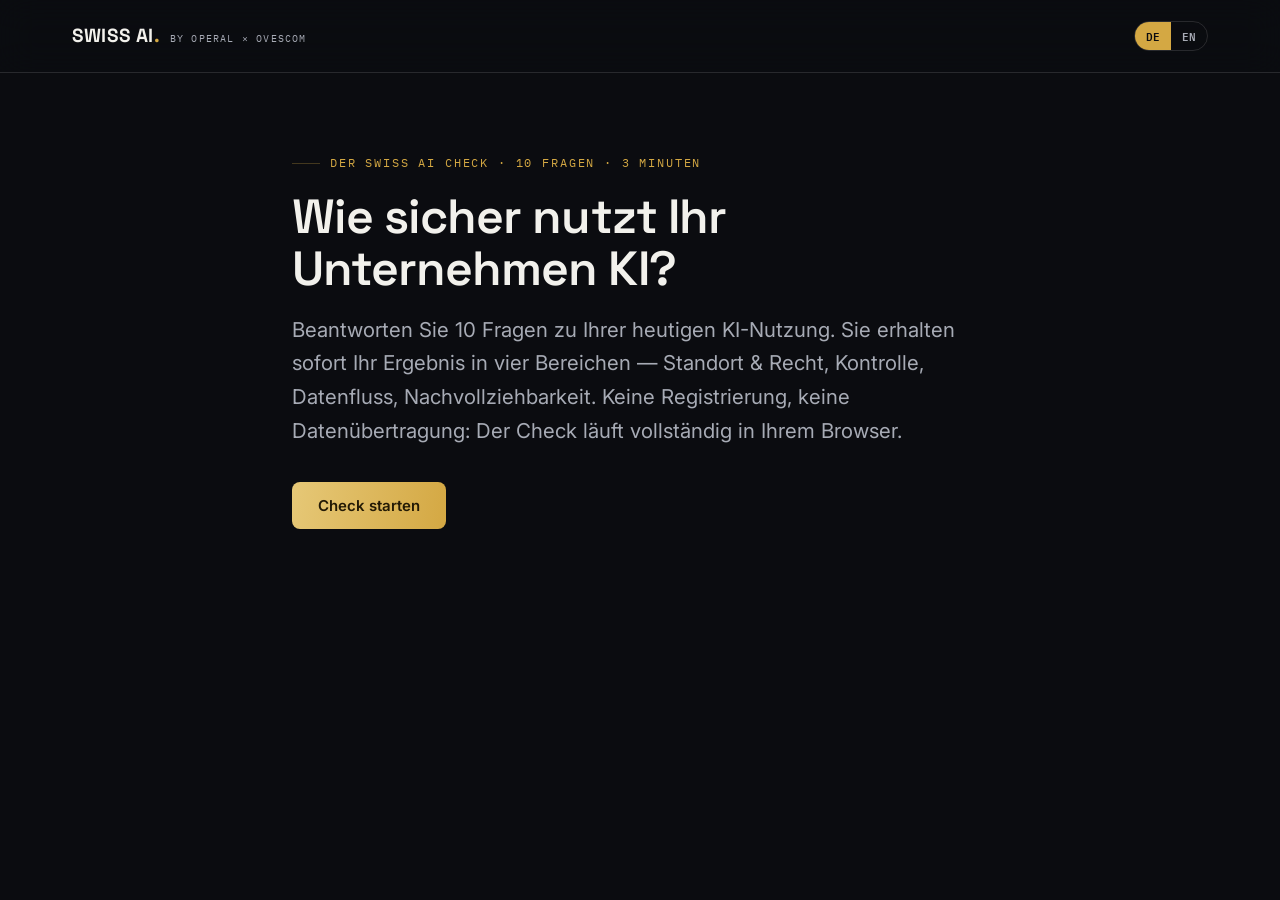
<file: check/index.html>
<!doctype html>
<html lang="de-CH">
<head>
<meta charset="utf-8">
<meta name="viewport" content="width=device-width, initial-scale=1">
<title>Wie sicher nutzt Ihr Unternehmen KI? — Der Swiss AI Check</title>
<meta name="description" content="Wie sicher nutzt Ihr Unternehmen KI? 10 Fragen, 3 Minuten, sofortiges Ergebnis: Ihr Score für Standort & Recht, Kontrolle, Datenfluss und Nachvollziehbarkeit.">
<link rel="canonical" href="https://swiss-ai.operal.tech/check/">
<link rel="alternate" hreflang="en" href="https://swiss-ai.operal.tech/en/check/">
<link rel="preconnect" href="https://fonts.googleapis.com">
<link rel="preconnect" href="https://fonts.gstatic.com" crossorigin>
<link href="https://fonts.googleapis.com/css2?family=Space+Grotesk:wght@500;600;700&family=Inter:wght@400;500;600&family=IBM+Plex+Mono:wght@400;500&display=swap" rel="stylesheet">
<link rel="stylesheet" href="/assets/style.css">
<link rel="icon" href="data:image/svg+xml,<svg xmlns='http://www.w3.org/2000/svg' viewBox='0 0 100 100'><rect width='100' height='100' rx='18' fill='%230b0c10'/><rect x='42' y='22' width='16' height='56' fill='%23d4a843'/><rect x='22' y='42' width='56' height='16' fill='%23d4a843'/></svg>">
</head>
<body>

<header class="hdr">
  <div class="wrap nav">
    <a class="brand" href="/">
      <span class="brand-mark">SWISS AI<span class="dot">.</span></span>
      <span class="brand-by">by Operal × Ovescom</span>
    </a>
    <div class="navmeta">
      <div class="lang" aria-label="Sprache">
        <a class="on" href="/check/" aria-current="true">DE</a>
        <a href="/en/check/">EN</a>
      </div>
    </div>
  </div>
</header>

<main class="check-shell">

  <!-- intro -->
  <div id="intro">
    <span class="coord">Der Swiss AI Check · 10 Fragen · 3 Minuten</span>
    <h1 class="h-section" style="margin:18px 0 18px;">Wie sicher nutzt Ihr Unternehmen KI?</h1>
    <p class="lede" style="margin-bottom:34px;">Beantworten Sie 10 Fragen zu Ihrer heutigen
    KI-Nutzung. Sie erhalten sofort Ihr Ergebnis in vier Bereichen —
    Standort &amp; Recht, Kontrolle, Datenfluss, Nachvollziehbarkeit. Keine Registrierung,
    keine Datenübertragung: Der Check läuft vollständig in Ihrem Browser.</p>
    <button class="btn btn-gold" id="start">Check starten</button>
  </div>

  <!-- quiz -->
  <div id="quiz" class="hidden">
    <div class="check-progress"><i id="bar"></i></div>
    <div class="q-card">
      <p class="q-dim" id="qdim"></p>
      <p class="q-title" id="qtitle"></p>
      <div class="q-opts" id="qopts"></div>
      <div class="q-nav">
        <button class="q-back" id="back">← Zurück</button>
        <span class="q-back" id="count" style="cursor:default;"></span>
      </div>
    </div>
  </div>

  <!-- result -->
  <div id="result" class="hidden">
    <div class="score-hero">
      <span class="coord" style="justify-content:center;">Ihr Ergebnis</span>
      <div class="score-num gold" id="score">–</div>
      <div class="score-label">von 100 Punkten</div>
      <p class="score-verdict" id="verdict"></p>
      <p class="score-sub" id="verdictSub"></p>
    </div>
    <div class="dims" id="dims"></div>
    <div class="band" style="text-align:center;">
      <span class="coord" style="justify-content:center;">Der nächste Schritt</span>
      <h2 class="h-card" style="font-size:1.4rem;margin:12px 0 10px;">Besprechen Sie Ihr Ergebnis mit unseren Architekten.</h2>
      <p style="color:var(--muted);font-size:14.5px;max-width:52ch;margin:0 auto 24px;">
      30 Minuten kostenlose Erstberatung — unverbindlich. Wir zeigen, wie Sie die Lücken
      schliessen: mit offenen Modellen auf Schweizer Infrastruktur.</p>
      <div class="result-ctas">
        <a class="btn btn-gold" id="ctaBriefing" href="#">Kostenlose Erstberatung buchen</a>
        <a class="btn btn-glass" id="ctaMail" href="#">Ergebnis als E-Mail an mich</a>
      </div>
    </div>
    <p style="text-align:center;margin-top:26px;"><a href="/" style="color:var(--muted);font-size:13.5px;">← Zurück zu Swiss AI</a></p>
  </div>

</main>

<script>
const DIMS = { J: "Standort & Recht", M: "Kontrolle", D: "Datenfluss", A: "Nachvollziehbarkeit" };

const QS = [
  { d:"J", t:"Wo werden die KI-Anfragen Ihrer Organisation heute verarbeitet?", o:[
    ["In der Schweiz, auf dedizierter Infrastruktur", 10],
    ["In der EU, beim Cloud-Anbieter", 5],
    ["In den USA oder unbekannt — «in der Cloud»", 0],
    ["Wir wissen es ehrlich gesagt nicht genau", 0]]},
  { d:"J", t:"Welchem Recht untersteht Ihr KI-Anbieter im Konfliktfall?", o:[
    ["Schweizer Recht, Schweizer Gerichtsstand", 10],
    ["EU-Recht", 5],
    ["US-Recht bzw. Recht eines Drittstaats", 0],
    ["Das haben wir nie geprüft", 0]]},
  { d:"J", t:"Könnte eine ausländische Behörde theoretisch Zugriff auf Ihre KI-Daten verlangen?", o:[
    ["Nein — Verarbeitung und Anbieter sind vollständig in der Schweiz", 10],
    ["Unklar — unser Anbieter hat eine US-Muttergesellschaft", 3],
    ["Ja, vermutlich", 0]]},
  { d:"M", t:"Wer entscheidet, wann Ihr KI-Modell abgeschaltet oder ersetzt wird?", o:[
    ["Wir — unsere Modellversion ist eingefroren und bleibt verfügbar", 10],
    ["Der Anbieter, aber mit Vorlaufzeit", 4],
    ["Der Anbieter, jederzeit und einseitig", 0]]},
  { d:"M", t:"Könnten Sie Ihr heutiges Modell durch ein anderes ersetzen, ohne Ihre Anwendungen umzubauen?", o:[
    ["Ja — unsere Architektur ist modell-agnostisch", 10],
    ["Teilweise, mit Aufwand", 5],
    ["Nein, wir sind auf einen Anbieter festgelegt", 0]]},
  { d:"M", t:"Nutzen Sie offene Modelle (Open Weights), die Sie selbst betreiben könnten?", o:[
    ["Ja, produktiv", 10],
    ["In Tests / Pilotprojekten", 6],
    ["Nein, nur proprietäre Cloud-Modelle", 0]]},
  { d:"D", t:"Was passiert mit den Prompts Ihrer Mitarbeitenden?", o:[
    ["Sie bleiben auf unserer Instanz — kein Logging durch Dritte", 10],
    ["Der Anbieter loggt, verspricht aber Vertraulichkeit", 4],
    ["Unklar — vermutlich werden sie gespeichert und ausgewertet", 0]]},
  { d:"D", t:"Wird auf Ihren Daten trainiert?", o:[
    ["Nein — technisch ausgeschlossen", 10],
    ["Laut Vertrag nicht (Opt-out)", 5],
    ["Wir wissen es nicht", 0]]},
  { d:"A", t:"Können Sie für jede KI-Antwort belegen, welches Modell in welcher Version sie erzeugt hat?", o:[
    ["Ja — lückenlos protokolliert, unter unserer Kontrolle", 10],
    ["Teilweise, über Anbieter-Dashboards", 4],
    ["Nein", 0]]},
  { d:"A", t:"Würde Ihre KI-Nutzung einer Prüfung durch Revision oder Aufsicht standhalten?", o:[
    ["Ja — Protokolle, Verträge und Datenflüsse sind revisionsfähig dokumentiert", 10],
    ["Wahrscheinlich, mit Nacharbeit", 5],
    ["Das möchten wir lieber nicht herausfinden", 0]]}
];

const VERDICTS = [
  [80, "Sicher aufgestellt. Sie gehören zur Spitze.", "Ihre KI-Nutzung ist weitgehend unter Ihrer Kontrolle. In der Erstberatung zeigen wir, wie Sie das Niveau halten — auch wenn Ihre Anwendungsfälle wachsen."],
  [60, "Solide — mit klaren Lücken.", "Das Fundament stimmt, aber an entscheidenden Stellen entscheidet noch ein fremder Anbieter. Die Lücken sind gezielt schliessbar."],
  [40, "Kritische Lücken.", "Verfügbarkeit, Vertraulichkeit oder Nachweisbarkeit hängen heute von Dritten ab. Spätestens wenn Kunden oder Prüfer fragen, wird das zum echten Risiko."],
  [0,  "Fremdbestimmt.", "Ihre KI läuft nach fremden Regeln, unter fremdem Recht, ohne Ihre Kontrolle. Die gute Nachricht: Der Weg zu sicherer KI-Nutzung ist kürzer, als Sie denken."]
];

let i = 0; const answers = [];
const $ = id => document.getElementById(id);

$("start").addEventListener("click", () => { $("intro").classList.add("hidden"); $("quiz").classList.remove("hidden"); render(); });
$("back").addEventListener("click", () => { if (i > 0) { i--; answers.pop(); render(); } });

function render() {
  const q = QS[i];
  $("qdim").textContent = "Dimension · " + DIMS[q.d];
  $("qtitle").textContent = q.t;
  $("count").textContent = (i + 1) + " / " + QS.length;
  $("bar").style.width = (i / QS.length * 100) + "%";
  $("back").style.visibility = i === 0 ? "hidden" : "visible";
  const box = $("qopts"); box.innerHTML = "";
  q.o.forEach(([label, pts]) => {
    const b = document.createElement("button");
    b.className = "q-opt"; b.type = "button"; b.textContent = label;
    b.addEventListener("click", () => { answers.push({ d: q.d, pts }); i++; i < QS.length ? render() : finish(); });
    box.appendChild(b);
  });
  window.scrollTo({ top: 0, behavior: "smooth" });
}

function finish() {
  $("quiz").classList.add("hidden"); $("result").classList.remove("hidden");
  const byDim = {};
  for (const k in DIMS) byDim[k] = { got: 0, max: 0 };
  answers.forEach(a => { byDim[a.d].got += a.pts; byDim[a.d].max += 10; });
  const total = Math.round(answers.reduce((s, a) => s + a.pts, 0) / (QS.length * 10) * 100);

  // count-up
  let cur = 0; const el = $("score");
  const tick = () => { cur = Math.min(total, cur + Math.max(1, Math.round(total / 40))); el.textContent = cur; if (cur < total) requestAnimationFrame(tick); };
  requestAnimationFrame(tick);

  const v = VERDICTS.find(v => total >= v[0]);
  $("verdict").textContent = v[1]; $("verdictSub").textContent = v[2];

  const dims = $("dims"); dims.innerHTML = "";
  for (const k in DIMS) {
    const pct = byDim[k].max ? Math.round(byDim[k].got / byDim[k].max * 100) : 0;
    const row = document.createElement("div"); row.className = "dim-row";
    row.innerHTML = '<div class="dim-head"><b>' + DIMS[k] + '</b><span>' + pct + '%</span></div><div class="dim-bar"><i></i></div>';
    dims.appendChild(row);
    requestAnimationFrame(() => requestAnimationFrame(() => { row.querySelector("i").style.width = pct + "%"; }));
  }

  const dimTxt = Object.keys(DIMS).map(k => DIMS[k] + " " + Math.round(byDim[k].got / byDim[k].max * 100) + "%").join(", ");
  const subj = encodeURIComponent("Kostenlose Erstberatung — Check-Ergebnis " + total + "/100");
  const body = encodeURIComponent("Guten Tag\n\nIch habe den Swiss AI Check gemacht.\nErgebnis: " + total + "/100 (" + dimTxt + ")\n\nIch möchte eine kostenlose 30-Minuten-Erstberatung buchen.\n\nFirma:\nName:\nTelefon (optional):");
  $("ctaBriefing").href = "mailto:office@operal.solutions?subject=" + subj + "&body=" + body;
  $("ctaMail").href = "mailto:?subject=" + encodeURIComponent("Mein Swiss AI Check-Ergebnis: " + total + "/100") +
    "&body=" + encodeURIComponent("Wie sicher nutzt Ihr Unternehmen KI? — Der Swiss AI Check (swiss-ai.operal.tech)\n\nErgebnis: " + total + "/100\n" + dimTxt + "\n\nCheck selbst machen: https://swiss-ai.operal.tech/check/");
  $("bar").style.width = "100%";
}
</script>
</body>
</html>
</file>
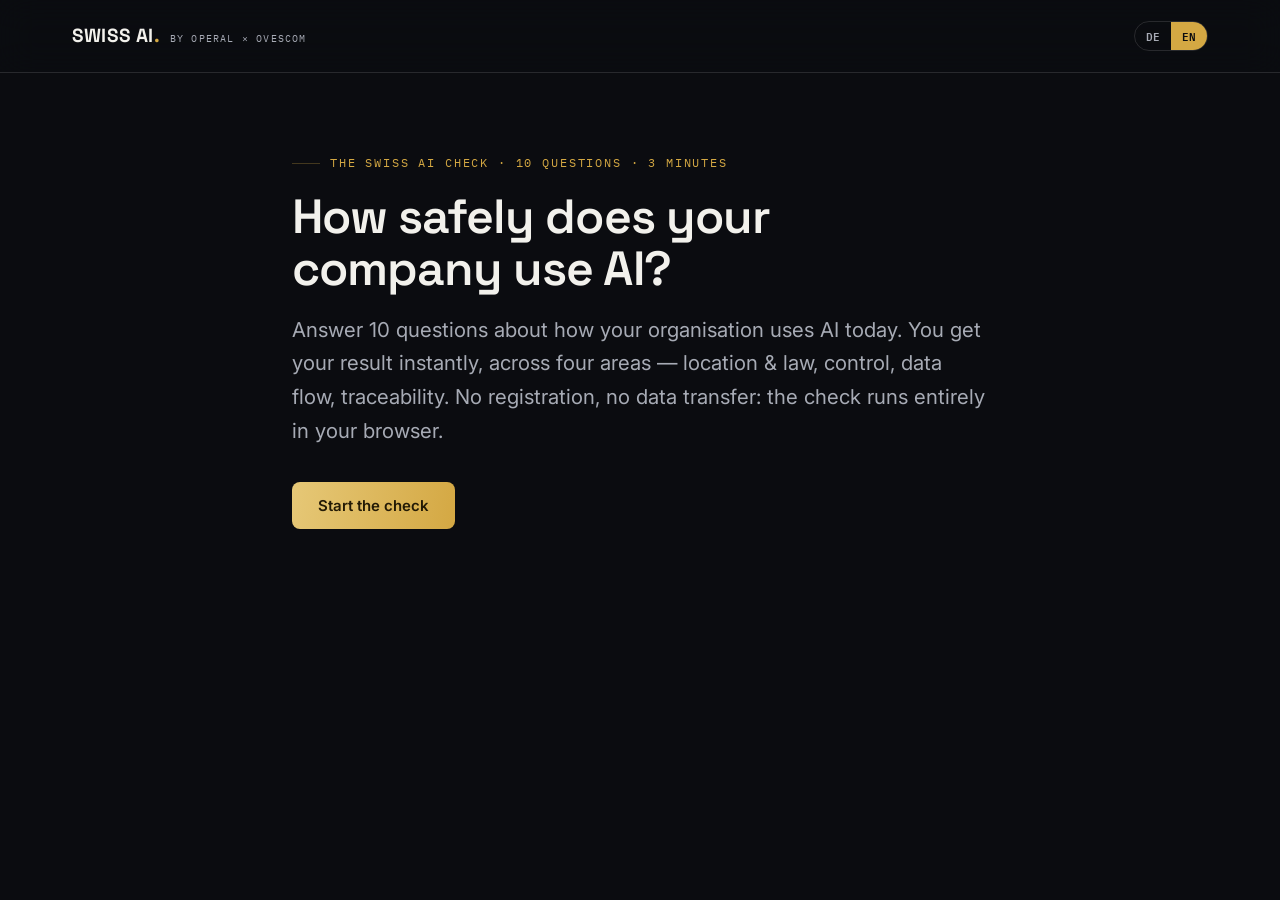
<file: en/check/index.html>
<!doctype html>
<html lang="en">
<head>
<meta charset="utf-8">
<meta name="viewport" content="width=device-width, initial-scale=1">
<title>How safely does your company use AI? — The Swiss AI Check</title>
<meta name="description" content="How safely does your company use AI? 10 questions, 3 minutes, instant result: your score for location & law, control, data flow and traceability.">
<link rel="canonical" href="https://swiss-ai.operal.tech/en/check/">
<link rel="alternate" hreflang="de-CH" href="https://swiss-ai.operal.tech/check/">
<link rel="preconnect" href="https://fonts.googleapis.com">
<link rel="preconnect" href="https://fonts.gstatic.com" crossorigin>
<link href="https://fonts.googleapis.com/css2?family=Space+Grotesk:wght@500;600;700&family=Inter:wght@400;500;600&family=IBM+Plex+Mono:wght@400;500&display=swap" rel="stylesheet">
<link rel="stylesheet" href="/assets/style.css">
<link rel="icon" href="data:image/svg+xml,<svg xmlns='http://www.w3.org/2000/svg' viewBox='0 0 100 100'><rect width='100' height='100' rx='18' fill='%230b0c10'/><rect x='42' y='22' width='16' height='56' fill='%23d4a843'/><rect x='22' y='42' width='56' height='16' fill='%23d4a843'/></svg>">
</head>
<body>

<header class="hdr">
  <div class="wrap nav">
    <a class="brand" href="/en/">
      <span class="brand-mark">SWISS AI<span class="dot">.</span></span>
      <span class="brand-by">by Operal × Ovescom</span>
    </a>
    <div class="navmeta">
      <div class="lang" aria-label="Language">
        <a href="/check/">DE</a>
        <a class="on" href="/en/check/" aria-current="true">EN</a>
      </div>
    </div>
  </div>
</header>

<main class="check-shell">

  <div id="intro">
    <span class="coord">The Swiss AI Check · 10 questions · 3 minutes</span>
    <h1 class="h-section" style="margin:18px 0 18px;">How safely does your company use AI?</h1>
    <p class="lede" style="margin-bottom:34px;">Answer 10 questions about how your organisation uses
    AI today. You get your result instantly, across four areas — location &amp; law,
    control, data flow, traceability. No registration, no data transfer: the check runs
    entirely in your browser.</p>
    <button class="btn btn-gold" id="start">Start the check</button>
  </div>

  <div id="quiz" class="hidden">
    <div class="check-progress"><i id="bar"></i></div>
    <div class="q-card">
      <p class="q-dim" id="qdim"></p>
      <p class="q-title" id="qtitle"></p>
      <div class="q-opts" id="qopts"></div>
      <div class="q-nav">
        <button class="q-back" id="back">← Back</button>
        <span class="q-back" id="count" style="cursor:default;"></span>
      </div>
    </div>
  </div>

  <div id="result" class="hidden">
    <div class="score-hero">
      <span class="coord" style="justify-content:center;">Your result</span>
      <div class="score-num gold" id="score">–</div>
      <div class="score-label">out of 100 points</div>
      <p class="score-verdict" id="verdict"></p>
      <p class="score-sub" id="verdictSub"></p>
    </div>
    <div class="dims" id="dims"></div>
    <div class="band" style="text-align:center;">
      <span class="coord" style="justify-content:center;">The next step</span>
      <h2 class="h-card" style="font-size:1.4rem;margin:12px 0 10px;">Discuss your result with our architects.</h2>
      <p style="color:var(--muted);font-size:14.5px;max-width:52ch;margin:0 auto 24px;">
      A free 30-minute initial consultation — no obligation. We show you how to close the gaps:
      with open models on Swiss infrastructure.</p>
      <div class="result-ctas">
        <a class="btn btn-gold" id="ctaBriefing" href="#">Book a free initial consultation</a>
        <a class="btn btn-glass" id="ctaMail" href="#">Email me my result</a>
      </div>
    </div>
    <p style="text-align:center;margin-top:26px;"><a href="/en/" style="color:var(--muted);font-size:13.5px;">← Back to Swiss AI</a></p>
  </div>

</main>

<script>
const DIMS = { J: "Location & law", M: "Control", D: "Data flow", A: "Traceability" };

const QS = [
  { d:"J", t:"Where are your organisation's AI requests processed today?", o:[
    ["In Switzerland, on dedicated infrastructure", 10],
    ["In the EU, at a cloud provider", 5],
    ["In the US, or unknown — “in the cloud”", 0],
    ["Honestly, we don't know exactly", 0]]},
  { d:"J", t:"Which law governs your AI provider in a conflict?", o:[
    ["Swiss law, Swiss legal venue", 10],
    ["EU law", 5],
    ["US law or the law of a third country", 0],
    ["We have never checked", 0]]},
  { d:"J", t:"Could a foreign authority theoretically demand access to your AI data?", o:[
    ["No — processing and provider are fully in Switzerland", 10],
    ["Unclear — our provider has a US parent company", 3],
    ["Yes, probably", 0]]},
  { d:"M", t:"Who decides when your AI model is shut down or replaced?", o:[
    ["We do — our model version is frozen and stays available", 10],
    ["The provider, but with notice", 4],
    ["The provider, anytime and unilaterally", 0]]},
  { d:"M", t:"Could you replace today's model with another one without rebuilding your applications?", o:[
    ["Yes — our architecture is model-agnostic", 10],
    ["Partially, with effort", 5],
    ["No, we are committed to one vendor", 0]]},
  { d:"M", t:"Do you use open-weight models that you could operate yourself?", o:[
    ["Yes, in production", 10],
    ["In tests / pilots", 6],
    ["No, proprietary cloud models only", 0]]},
  { d:"D", t:"What happens to your employees' prompts?", o:[
    ["They stay on our instance — no third-party logging", 10],
    ["The provider logs them but promises confidentiality", 4],
    ["Unclear — probably stored and evaluated", 0]]},
  { d:"D", t:"Is anyone training on your data?", o:[
    ["No — technically impossible", 10],
    ["Not according to the contract (opt-out)", 5],
    ["We don't know", 0]]},
  { d:"A", t:"Can you prove, for every AI answer, which model in which version produced it?", o:[
    ["Yes — logged end to end, under our control", 10],
    ["Partially, via provider dashboards", 4],
    ["No", 0]]},
  { d:"A", t:"Would your AI usage withstand an audit by internal review or a regulator?", o:[
    ["Yes — logs, contracts and data flows are documented audit-ready", 10],
    ["Probably, with some rework", 5],
    ["We'd rather not find out", 0]]}
];

const VERDICTS = [
  [80, "Safely set up. You are ahead of the field.", "Your AI usage is largely under your control. In the initial consultation we show you how to keep it that way — even as your use cases grow."],
  [60, "Solid — with clear gaps.", "The foundation is right, but at decisive points a foreign vendor still decides. The gaps can be closed precisely."],
  [40, "Critical gaps.", "Availability, confidentiality or provability depend on third parties today. The moment customers or auditors start asking, that becomes a real risk."],
  [0,  "Externally controlled.", "Your AI runs by someone else's rules, under someone else's law, outside your control. The good news: the path to safe AI usage is shorter than you think."]
];

let i = 0; const answers = [];
const $ = id => document.getElementById(id);

$("start").addEventListener("click", () => { $("intro").classList.add("hidden"); $("quiz").classList.remove("hidden"); render(); });
$("back").addEventListener("click", () => { if (i > 0) { i--; answers.pop(); render(); } });

function render() {
  const q = QS[i];
  $("qdim").textContent = "Dimension · " + DIMS[q.d];
  $("qtitle").textContent = q.t;
  $("count").textContent = (i + 1) + " / " + QS.length;
  $("bar").style.width = (i / QS.length * 100) + "%";
  $("back").style.visibility = i === 0 ? "hidden" : "visible";
  const box = $("qopts"); box.innerHTML = "";
  q.o.forEach(([label, pts]) => {
    const b = document.createElement("button");
    b.className = "q-opt"; b.type = "button"; b.textContent = label;
    b.addEventListener("click", () => { answers.push({ d: q.d, pts }); i++; i < QS.length ? render() : finish(); });
    box.appendChild(b);
  });
  window.scrollTo({ top: 0, behavior: "smooth" });
}

function finish() {
  $("quiz").classList.add("hidden"); $("result").classList.remove("hidden");
  const byDim = {};
  for (const k in DIMS) byDim[k] = { got: 0, max: 0 };
  answers.forEach(a => { byDim[a.d].got += a.pts; byDim[a.d].max += 10; });
  const total = Math.round(answers.reduce((s, a) => s + a.pts, 0) / (QS.length * 10) * 100);

  let cur = 0; const el = $("score");
  const tick = () => { cur = Math.min(total, cur + Math.max(1, Math.round(total / 40))); el.textContent = cur; if (cur < total) requestAnimationFrame(tick); };
  requestAnimationFrame(tick);

  const v = VERDICTS.find(v => total >= v[0]);
  $("verdict").textContent = v[1]; $("verdictSub").textContent = v[2];

  const dims = $("dims"); dims.innerHTML = "";
  for (const k in DIMS) {
    const pct = byDim[k].max ? Math.round(byDim[k].got / byDim[k].max * 100) : 0;
    const row = document.createElement("div"); row.className = "dim-row";
    row.innerHTML = '<div class="dim-head"><b>' + DIMS[k] + '</b><span>' + pct + '%</span></div><div class="dim-bar"><i></i></div>';
    dims.appendChild(row);
    requestAnimationFrame(() => requestAnimationFrame(() => { row.querySelector("i").style.width = pct + "%"; }));
  }

  const dimTxt = Object.keys(DIMS).map(k => DIMS[k] + " " + Math.round(byDim[k].got / byDim[k].max * 100) + "%").join(", ");
  const subj = encodeURIComponent("Free initial consultation — check result " + total + "/100");
  const body = encodeURIComponent("Hello\n\nI took the Swiss AI Check.\nResult: " + total + "/100 (" + dimTxt + ")\n\nI would like to book a free 30-minute initial consultation.\n\nCompany:\nName:\nPhone (optional):");
  $("ctaBriefing").href = "mailto:office@operal.solutions?subject=" + subj + "&body=" + body;
  $("ctaMail").href = "mailto:?subject=" + encodeURIComponent("My Swiss AI Check result: " + total + "/100") +
    "&body=" + encodeURIComponent("How safely does your company use AI? — The Swiss AI Check (swiss-ai.operal.tech)\n\nResult: " + total + "/100\n" + dimTxt + "\n\nTake the check yourself: https://swiss-ai.operal.tech/en/check/");
  $("bar").style.width = "100%";
}
</script>
</body>
</html>
</file>
<file: assets/style.css>
/* ============================================================
   SWISS AI · Design System "Perimeter"
   Sibling of Operal Atmosphere — ink, gold, glass, Swiss grid.
   ============================================================ */

:root {
  --ink: #0b0c10;
  --ink-2: #101218;
  --panel: #12141a;
  --gold: #d4a843;
  --gold-lite: #e6c877;
  --gold-deep: #9a7b2e;
  --swiss-red: #da291c;
  --text: #f2f1ec;
  --muted: #a7abb5;
  --line: rgba(255, 255, 255, 0.12);
  --gold-line: rgba(212, 168, 67, 0.28);
  --glass: rgba(255, 255, 255, 0.05);
  --glass-2: rgba(255, 255, 255, 0.09);
  --maxw: 1200px;
  --font-display: "Space Grotesk", "Helvetica Neue", sans-serif;
  --font-body: "Inter", system-ui, sans-serif;
  --font-mono: "IBM Plex Mono", ui-monospace, monospace;
}

* { box-sizing: border-box; margin: 0; }
html { scroll-behavior: smooth; }
body {
  background: var(--ink);
  color: var(--text);
  font-family: var(--font-body);
  font-size: 16px;
  line-height: 1.65;
  -webkit-font-smoothing: antialiased;
  overflow-x: hidden;
}
img { max-width: 100%; display: block; }
a { color: inherit; text-decoration: none; }
:focus-visible { outline: 2px solid var(--gold); outline-offset: 3px; border-radius: 2px; }

.wrap { max-width: var(--maxw); margin: 0 auto; padding: 0 32px; }
@media (max-width: 640px) { .wrap { padding: 0 20px; } }

/* ---------- typography ---------- */
h1, h2, h3 { font-family: var(--font-display); font-weight: 600; line-height: 1.08; letter-spacing: -0.02em; }
.h-display { font-size: clamp(3rem, 8vw, 6.2rem); }
.h-section { font-size: clamp(1.9rem, 4vw, 3rem); }
.h-card { font-size: 1.15rem; font-weight: 600; letter-spacing: -0.01em; }
.lede { font-size: clamp(1.05rem, 1.6vw, 1.3rem); color: var(--muted); max-width: 60ch; }
.gold { background: linear-gradient(100deg, var(--gold-lite), var(--gold) 55%, var(--gold-deep));
  -webkit-background-clip: text; background-clip: text; -webkit-text-fill-color: transparent; }

/* coordinate eyebrow — jurisdiction encoded in structure */
.coord {
  font-family: var(--font-mono);
  font-size: 11.5px;
  letter-spacing: 0.16em;
  text-transform: uppercase;
  color: var(--gold);
  display: inline-flex;
  align-items: center;
  gap: 10px;
}
.coord::before { content: ""; width: 28px; height: 1px; background: var(--gold-line); }

/* ---------- header ---------- */
.hdr {
  position: sticky; top: 0; z-index: 60;
  background: rgba(11, 12, 16, 0.75);
  backdrop-filter: blur(18px);
  -webkit-backdrop-filter: blur(18px);
  border-bottom: 1px solid var(--line);
}
.nav { display: flex; align-items: center; justify-content: space-between; height: 72px; gap: 24px; }
.brand { display: flex; align-items: baseline; gap: 10px; }
.brand-mark { font-family: var(--font-display); font-weight: 700; font-size: 19px; letter-spacing: 0.01em; }
.brand-mark .dot { color: var(--gold); }
.brand-by { font-family: var(--font-mono); font-size: 10px; letter-spacing: 0.12em; text-transform: uppercase; color: var(--muted); }
.navlinks { display: flex; gap: 28px; }
.navlinks a { font-size: 14px; color: #c7cad2; transition: color 0.2s; }
.navlinks a:hover { color: #fff; }
.navmeta { display: flex; align-items: center; gap: 14px; }
.lang { display: flex; border: 1px solid var(--line); border-radius: 100px; overflow: hidden;
  font-size: 11px; font-weight: 600; font-family: var(--font-mono); }
.lang a { padding: 5px 11px; color: var(--muted); }
.lang a.on { background: var(--gold); color: var(--ink); }
@media (max-width: 900px) { .navlinks { display: none; } }

/* ---------- buttons ---------- */
.btn {
  display: inline-flex; align-items: center; justify-content: center; gap: 8px;
  font-size: 15px; font-weight: 600; font-family: var(--font-body);
  border-radius: 8px; padding: 14px 26px; cursor: pointer; border: none;
  transition: transform 0.2s, box-shadow 0.2s, background 0.2s, filter 0.2s;
  white-space: nowrap;
}
.btn-gold { background: linear-gradient(100deg, var(--gold-lite), var(--gold)); color: #231a05; }
.btn-gold:hover { filter: brightness(1.07); transform: translateY(-1px); box-shadow: 0 12px 34px rgba(212, 168, 67, 0.3); }
.btn-glass { background: var(--glass); border: 1px solid var(--line); color: var(--text); }
.btn-glass:hover { background: var(--glass-2); }
.btn-sm { padding: 9px 18px; font-size: 13.5px; }

/* ---------- hero with jurisdiction perimeter ---------- */
.hero { position: relative; padding: 96px 0 110px; overflow: hidden; }
.hero-inner {
  position: relative;
  padding: clamp(36px, 6vw, 72px);
  border-radius: 16px;
}
/* the perimeter: a line that draws itself around the content */
.perimeter { position: absolute; inset: 0; width: 100%; height: 100%; pointer-events: none; }
.perimeter rect {
  fill: none; stroke: var(--gold); stroke-width: 1.2; opacity: 0.85;
  stroke-dasharray: 4000; stroke-dashoffset: 4000;
  animation: draw 2.6s cubic-bezier(0.6, 0, 0.2, 1) 0.3s forwards;
  vector-effect: non-scaling-stroke;
}
@keyframes draw { to { stroke-dashoffset: 0; } }
.perimeter-tag {
  position: absolute; top: -9px; left: 32px;
  font-family: var(--font-mono); font-size: 10.5px; letter-spacing: 0.14em; text-transform: uppercase;
  color: var(--gold); background: var(--ink); padding: 0 10px;
  opacity: 0; animation: fadein 0.8s ease 2.4s forwards;
}
@keyframes fadein { to { opacity: 1; } }
.hero h1 { margin: 20px 0 22px; }
.hero .lede { margin-bottom: 36px; }
.hero-ctas { display: flex; gap: 14px; flex-wrap: wrap; }
.hero-facts { display: flex; gap: 34px; flex-wrap: wrap; margin-top: 52px; }
.fact .coord { color: var(--muted); }
.fact .coord::before { background: var(--line); }
.fact strong { display: block; font-family: var(--font-display); font-size: 1.35rem; margin-top: 6px; font-weight: 600; }

/* topographic contour backdrop */
.topo {
  position: absolute; inset: -10% -20%; z-index: -1; opacity: 0.5; pointer-events: none;
}
.topo path { fill: none; stroke: rgba(212, 168, 67, 0.09); stroke-width: 1; }
.topo .major { stroke: rgba(212, 168, 67, 0.16); }
.blob { position: absolute; border-radius: 50%; filter: blur(90px); pointer-events: none; z-index: -1; }

/* ---------- sections ---------- */
section { position: relative; padding: 96px 0; }
section.tight { padding: 64px 0; }
.section-head { max-width: 720px; margin-bottom: 56px; }
.section-head h2 { margin: 16px 0 18px; }

/* trust strip */
.trust { border-top: 1px solid var(--line); border-bottom: 1px solid var(--line); padding: 26px 0; background: var(--ink-2); }
.trust-row { display: flex; align-items: center; justify-content: space-between; gap: 24px; flex-wrap: wrap; }
.trust-label { font-family: var(--font-mono); font-size: 11px; letter-spacing: 0.14em; text-transform: uppercase; color: var(--muted); }
.trust-items { display: flex; gap: 28px; flex-wrap: wrap; font-family: var(--font-display); font-size: 15px; font-weight: 500; color: #d8dae0; }
.trust-items span { display: inline-flex; align-items: center; gap: 9px; }
.trust-items span::before { content: ""; width: 5px; height: 5px; background: var(--gold); border-radius: 50%; }

/* cards */
.grid { display: grid; gap: 18px; }
.grid-3 { grid-template-columns: repeat(3, 1fr); }
.grid-2 { grid-template-columns: repeat(2, 1fr); }
@media (max-width: 940px) { .grid-3 { grid-template-columns: 1fr; } .grid-2 { grid-template-columns: 1fr; } }
.card {
  background: var(--glass); border: 1px solid var(--line); border-radius: 14px;
  padding: 30px 28px; backdrop-filter: blur(20px); -webkit-backdrop-filter: blur(20px);
  transition: border-color 0.25s, transform 0.25s;
}
.card:hover { border-color: var(--gold-line); transform: translateY(-3px); }
.card .coord { margin-bottom: 16px; }
.card h3 { margin-bottom: 10px; }
.card p { color: var(--muted); font-size: 14.5px; }
.card-risk { border-left: 2px solid rgba(218, 41, 28, 0.55); border-radius: 4px 14px 14px 4px; }
.card-risk .coord { color: #e0837b; }
.card-risk .coord::before { background: rgba(218, 41, 28, 0.4); }

/* swiss badge — the one red element */
.ch-badge {
  display: inline-flex; align-items: center; gap: 10px;
  font-family: var(--font-mono); font-size: 11px; letter-spacing: 0.13em; text-transform: uppercase;
  border: 1px solid var(--line); border-radius: 100px; padding: 8px 16px; color: var(--text);
  background: var(--glass);
}
.ch-cross {
  width: 14px; height: 14px; background: var(--swiss-red); border-radius: 2px;
  position: relative; flex: none;
}
.ch-cross::before, .ch-cross::after { content: ""; position: absolute; background: #fff; }
.ch-cross::before { width: 8px; height: 2px; top: 6px; left: 3px; }
.ch-cross::after { width: 2px; height: 8px; top: 3px; left: 6px; }

/* process steps — a real sequence */
.steps { counter-reset: step; display: grid; grid-template-columns: repeat(3, 1fr); gap: 18px; }
@media (max-width: 940px) { .steps { grid-template-columns: 1fr; } }
.step { position: relative; padding: 30px 28px 30px 28px; border: 1px solid var(--line); border-radius: 14px; background: var(--glass); }
.step::before {
  counter-increment: step; content: "0" counter(step);
  font-family: var(--font-mono); font-size: 12px; letter-spacing: 0.12em; color: var(--gold);
  display: block; margin-bottom: 18px;
}
.step h3 { margin-bottom: 10px; }
.step p { color: var(--muted); font-size: 14.5px; }

/* access models */
.tier { display: flex; flex-direction: column; }
.tier ul { list-style: none; padding: 0; margin: 18px 0 0; display: grid; gap: 10px; }
.tier li { font-size: 14px; color: #d0d3da; padding-left: 22px; position: relative; }
.tier li::before { content: "→"; position: absolute; left: 0; color: var(--gold); font-family: var(--font-mono); font-size: 12px; }
.tier .tier-for { margin-top: auto; padding-top: 22px; font-size: 13px; color: var(--muted); font-style: italic; }
.tier-hi { border-color: var(--gold-line); background: linear-gradient(180deg, rgba(212, 168, 67, 0.07), var(--glass)); }

/* imagery */
.figure { border-radius: 16px; overflow: hidden; border: 1px solid var(--line); position: relative; }
.figure img { width: 100%; height: 100%; object-fit: cover; filter: saturate(0.85) brightness(0.8); }
.figure figcaption {
  position: absolute; left: 18px; bottom: 14px;
  font-family: var(--font-mono); font-size: 10.5px; letter-spacing: 0.13em; text-transform: uppercase;
  color: rgba(242, 241, 236, 0.85); background: rgba(11, 12, 16, 0.65); padding: 6px 12px; border-radius: 6px;
  backdrop-filter: blur(8px);
}
.split { display: grid; grid-template-columns: 1.05fr 0.95fr; gap: 48px; align-items: center; }
@media (max-width: 940px) { .split { grid-template-columns: 1fr; } }

/* check band */
.band {
  border: 1px solid var(--gold-line); border-radius: 18px;
  padding: clamp(36px, 5vw, 64px);
  background:
    radial-gradient(700px 320px at 12% 0%, rgba(212, 168, 67, 0.13), transparent 65%),
    var(--panel);
  text-align: left;
  position: relative; overflow: hidden;
}
.band h2 { margin: 14px 0 14px; }
.band .lede { margin-bottom: 30px; }

/* partnership */
.partner-card .role { font-family: var(--font-mono); font-size: 11px; letter-spacing: 0.14em; text-transform: uppercase; color: var(--gold); margin-bottom: 14px; }
.partner-card h3 { font-size: 1.5rem; }
.partner-card p { margin-top: 10px; }

/* FAQ */
.faq { max-width: 780px; }
.faq details { border-bottom: 1px solid var(--line); }
.faq summary {
  cursor: pointer; list-style: none; display: flex; justify-content: space-between; align-items: center;
  padding: 22px 0; font-family: var(--font-display); font-weight: 500; font-size: 1.05rem; gap: 16px;
}
.faq summary::-webkit-details-marker { display: none; }
.faq summary::after { content: "+"; font-family: var(--font-mono); color: var(--gold); font-size: 18px; transition: transform 0.25s; flex: none; }
.faq details[open] summary::after { transform: rotate(45deg); }
.faq .a { padding: 0 0 24px; color: var(--muted); font-size: 15px; max-width: 64ch; }

/* footer */
footer { border-top: 1px solid var(--line); padding: 56px 0 40px; background: var(--ink-2); }
.foot { display: flex; justify-content: space-between; gap: 32px; flex-wrap: wrap; }
.foot-left p { color: var(--muted); font-size: 13.5px; max-width: 44ch; margin-top: 12px; }
.foot-links { display: flex; gap: 48px; flex-wrap: wrap; }
.foot-links h4 { font-family: var(--font-mono); font-size: 11px; letter-spacing: 0.14em; text-transform: uppercase; color: var(--muted); margin-bottom: 14px; font-weight: 500; }
.foot-links ul { list-style: none; padding: 0; display: grid; gap: 9px; }
.foot-links a { font-size: 14px; color: #c7cad2; }
.foot-links a:hover { color: #fff; }
.foot-meta { margin-top: 40px; padding-top: 24px; border-top: 1px solid var(--line); display: flex; justify-content: space-between; gap: 16px; flex-wrap: wrap; font-family: var(--font-mono); font-size: 11px; letter-spacing: 0.1em; color: var(--muted); text-transform: uppercase; }

/* reveal on scroll */
.reveal { opacity: 0; transform: translateY(22px); transition: opacity 0.7s ease, transform 0.7s ease; }
.reveal.in { opacity: 1; transform: none; }

/* ---------- check page ---------- */
.check-shell { max-width: 760px; margin: 0 auto; padding: 72px 32px 110px; }
.check-progress { height: 3px; background: var(--line); border-radius: 3px; margin: 34px 0 40px; overflow: hidden; }
.check-progress i { display: block; height: 100%; background: linear-gradient(90deg, var(--gold-lite), var(--gold)); width: 0%; transition: width 0.4s ease; }
.q-card { background: var(--glass); border: 1px solid var(--line); border-radius: 16px; padding: 36px; }
.q-dim { font-family: var(--font-mono); font-size: 11px; letter-spacing: 0.14em; text-transform: uppercase; color: var(--gold); margin-bottom: 14px; }
.q-title { font-family: var(--font-display); font-size: clamp(1.25rem, 2.6vw, 1.7rem); font-weight: 600; line-height: 1.25; margin-bottom: 26px; }
.q-opts { display: grid; gap: 12px; }
.q-opt {
  text-align: left; background: var(--ink-2); border: 1px solid var(--line); border-radius: 10px;
  padding: 16px 18px; font-size: 15px; color: var(--text); cursor: pointer; font-family: var(--font-body);
  transition: border-color 0.2s, background 0.2s, transform 0.15s;
}
.q-opt:hover { border-color: var(--gold-line); background: rgba(212, 168, 67, 0.06); transform: translateX(3px); }
.q-nav { display: flex; justify-content: space-between; margin-top: 26px; }
.q-back { background: none; border: none; color: var(--muted); font-size: 13.5px; cursor: pointer; font-family: var(--font-mono); letter-spacing: 0.08em; }
.q-back:hover { color: var(--text); }

/* result */
.score-hero { text-align: center; padding: 20px 0 8px; }
.score-num { font-family: var(--font-display); font-size: clamp(4.5rem, 12vw, 7rem); font-weight: 700; line-height: 1; }
.score-label { font-family: var(--font-mono); font-size: 12px; letter-spacing: 0.16em; text-transform: uppercase; color: var(--muted); margin-top: 8px; }
.score-verdict { font-family: var(--font-display); font-size: clamp(1.3rem, 3vw, 1.8rem); font-weight: 600; margin: 26px auto 12px; max-width: 24ch; line-height: 1.3; }
.score-sub { color: var(--muted); max-width: 52ch; margin: 0 auto; font-size: 15px; }
.dims { display: grid; gap: 18px; margin: 44px 0; text-align: left; }
.dim-row .dim-head { display: flex; justify-content: space-between; font-size: 13.5px; margin-bottom: 8px; }
.dim-row .dim-head b { font-family: var(--font-mono); font-size: 11.5px; letter-spacing: 0.12em; text-transform: uppercase; font-weight: 500; }
.dim-bar { height: 6px; border-radius: 4px; background: var(--line); overflow: hidden; }
.dim-bar i { display: block; height: 100%; border-radius: 4px; background: linear-gradient(90deg, var(--gold-deep), var(--gold-lite)); width: 0; transition: width 1s cubic-bezier(0.2, 0.8, 0.2, 1) 0.3s; }
.result-ctas { display: flex; gap: 14px; justify-content: center; flex-wrap: wrap; margin-top: 36px; }
.hidden { display: none; }

@media (prefers-reduced-motion: reduce) {
  html { scroll-behavior: auto; }
  .perimeter rect { animation: none; stroke-dashoffset: 0; }
  .perimeter-tag { animation: none; opacity: 1; }
  .reveal { opacity: 1; transform: none; transition: none; }
  .card, .btn, .q-opt { transition: none; }
}
</file>
